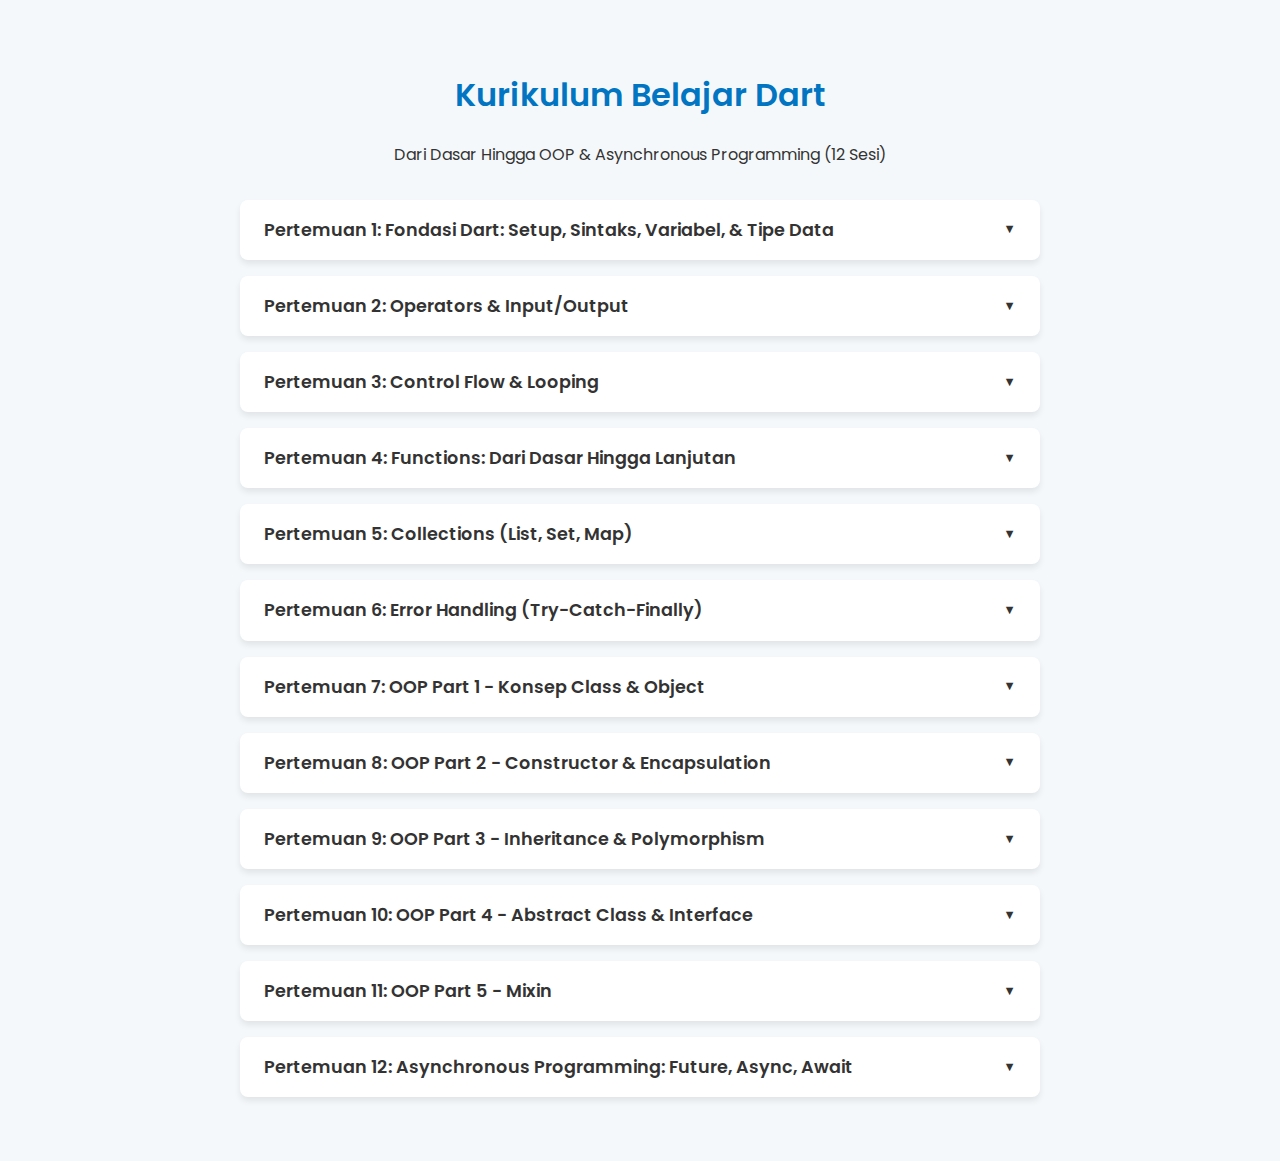
<file: web/index.html>
<!DOCTYPE html>
<html lang="id">
<head>
    <meta charset="UTF-8">
    <meta name="viewport" content="width=device-width, initial-scale=1.0">
    <title>Kurikulum Belajar Dart</title>
    <link rel="stylesheet" href="style.css">
    <link rel="preconnect" href="https://fonts.googleapis.com">
    <link rel="preconnect" href="https://fonts.gstatic.com" crossorigin>
    <link href="https://fonts.googleapis.com/css2?family=Poppins:wght@400;600&display=swap" rel="stylesheet">
</head>
<body>

    <div class="container">
        <header>
            <h1>Kurikulum Belajar Dart</h1>
            <p>Dari Dasar Hingga OOP & Asynchronous Programming (12 Sesi)</p>
        </header>

        <main class="accordion">
            
            <div class="accordion-item">
                <h2 class="accordion-header">Pertemuan 1: Fondasi Dart: Setup, Sintaks, Variabel, & Tipe Data</h2>
                <div class="accordion-content">
                    <p><strong>Tujuan:</strong> Peserta mampu menyiapkan lingkungan, memahami sintaks dasar, dan menggunakan variabel, tipe data, serta konsep Null Safety.</p>
                    <strong>Materi:</strong>
                    <ul>
                        <li>Instalasi Dart SDK & Pengenalan VS Code.</li>
                        <li>Struktur program Dart: main().</li>
                        <li>Sintaks dasar, komentar, dan print().</li>
                        <li>Variabel: var, final, const.</li>
                        <li>Tipe Data: int, double, String, bool.</li>
                        <li>Konsep fundamental Null Safety (?, !, late).</li>
                    </ul>
                </div>
            </div>

            <div class="accordion-item">
                <h2 class="accordion-header">Pertemuan 2: Operators & Input/Output</h2>
                <div class="accordion-content">
                    <p><strong>Tujuan:</strong> Peserta dapat menggunakan berbagai operator dan mampu membuat program interaktif yang menerima input dari pengguna.</p>
                    <strong>Materi:</strong>
                    <ul>
                        <li>Operator Aritmatika, Perbandingan, dan Logika.</li>
                        <li>Membaca input dari konsol menggunakan stdin.readLineSync() dari dart:io.</li>
                        <li>Menampilkan output ke konsol.</li>
                    </ul>
                </div>
            </div>

            <div class="accordion-item">
                <h2 class="accordion-header">Pertemuan 3: Control Flow & Looping</h2>
                <div class="accordion-content">
                    <p><strong>Tujuan:</strong> Peserta mampu mengontrol alur eksekusi program menggunakan percabangan dan perulangan.</p>
                    <strong>Materi:</strong>
                    <ul>
                        <li><strong>Percabangan:</strong> if, else, else if, dan switch case.</li>
                        <li><strong>Perulangan:</strong> for, while, do-while, dan for...in.</li>
                        <li>Kontrol perulangan: break dan continue.</li>
                    </ul>
                </div>
            </div>

            <div class="accordion-item">
                <h2 class="accordion-header">Pertemuan 4: Functions: Dari Dasar Hingga Lanjutan</h2>
                <div class="accordion-content">
                    <p><strong>Tujuan:</strong> Peserta mampu membuat dan menggunakan fungsi secara efektif, dari sintaks dasar hingga modern.</p>
                    <strong>Materi:</strong>
                    <ul>
                        <li>Mendefinisikan fungsi, return type, dan aneka jenis parameter.</li>
                        <li>Arrow function (=>) untuk fungsi ringkas.</li>
                        <li>Anonymous Functions (Lambda).</li>
                        <li>Fungsi sebagai parameter (Higher-Order Functions).</li>
                    </ul>
                </div>
            </div>

            <div class="accordion-item">
                <h2 class="accordion-header">Pertemuan 5: Collections (List, Set, Map)</h2>
                <div class="accordion-content">
                    <p><strong>Tujuan:</strong> Peserta mampu mengelola sekumpulan data menggunakan tipe data koleksi utama di Dart.</p>
                    <strong>Materi:</strong>
                    <ul>
                        <li><strong>List:</strong> Kumpulan data terurut.</li>
                        <li><strong>Set:</strong> Kumpulan data unik.</li>
                        <li><strong>Map:</strong> Kumpulan data dengan format key-value.</li>
                        <li>Metode-metode umum dan cara iterasi pada collections.</li>
                    </ul>
                </div>
            </div>

            <div class="accordion-item">
                <h2 class="accordion-header">Pertemuan 6: Error Handling (Try-Catch-Finally)</h2>
                <div class="accordion-content">
                    <p><strong>Tujuan:</strong> Peserta mampu menangani error yang bisa terjadi saat program berjalan (runtime error) agar aplikasi lebih robust.</p>
                    <strong>Materi:</strong>
                    <ul>
                        <li>Konsep exception dan error.</li>
                        <li>Blok try, catch, on untuk tipe exception spesifik, dan finally.</li>
                        <li>Keyword throw untuk melempar exception secara manual.</li>
                    </ul>
                </div>
            </div>

            <div class="accordion-item">
                <h2 class="accordion-header">Pertemuan 7: OOP Part 1 - Konsep Class & Object</h2>
                <div class="accordion-content">
                    <p><strong>Tujuan:</strong> Peserta memahami paradigma OOP serta mampu mendefinisikan Class dan membuat Object.</p>
                    <strong>Materi:</strong>
                    <ul>
                        <li>Pengenalan Paradigma OOP.</li>
                        <li>Mendefinisikan class sebagai blueprint.</li>
                        <li>Properti (Fields/Variables) dan Method (Functions) di dalam class.</li>
                        <li>Membuat Objek (Instansiasi) dari sebuah class.</li>
                    </ul>
                </div>
            </div>

            <div class="accordion-item">
                <h2 class="accordion-header">Pertemuan 8: OOP Part 2 - Constructor & Encapsulation</h2>
                <div class="accordion-content">
                    <p><strong>Tujuan:</strong> Peserta memahami bagaimana objek diinisialisasi dan bagaimana cara menyembunyikan data di dalam objek.</p>
                    <strong>Materi:</strong>
                    <ul>
                        <li><strong>Constructor:</strong> default, custom, dan named constructor.</li>
                        <li><strong>Enkapsulasi</strong> dan private members (menggunakan _).</li>
                        <li>Getter dan Setter untuk akses terkontrol.</li>
                    </ul>
                </div>
            </div>

            <div class="accordion-item">
                <h2 class="accordion-header">Pertemuan 9: OOP Part 3 - Inheritance & Polymorphism</h2>
                <div class="accordion-content">
                    <p><strong>Tujuan:</strong> Peserta dapat mengimplementasikan pewarisan untuk penggunaan ulang kode dan memahami konsep polimorfisme.</p>
                    <strong>Materi:</strong>
                    <ul>
                        <li><strong>Inheritance:</strong> extends, super, @override.</li>
                        <li><strong>Polimorfisme:</strong> Konsep objek yang dapat memiliki banyak "bentuk".</li>
                    </ul>
                </div>
            </div>

            <div class="accordion-item">
                <h2 class="accordion-header">Pertemuan 10: OOP Part 4 - Abstract Class & Interface</h2>
                <div class="accordion-content">
                    <p><strong>Tujuan:</strong> Peserta mampu merancang "kontrak" atau kerangka kerja untuk kelas lain.</p>
                    <strong>Materi:</strong>
                    <ul>
                        <li>abstract class dan abstract method.</li>
                        <li>Konsep Interface dan keyword implements.</li>
                        <li>Perbedaan antara extends dan implements.</li>
                    </ul>
                </div>
            </div>

            <div class="accordion-item">
                <h2 class="accordion-header">Pertemuan 11: OOP Part 5 - Mixin</h2>
                <div class="accordion-content">
                    <p><strong>Tujuan:</strong> Peserta mampu menggunakan kembali fungsionalitas di berbagai hirarki kelas yang berbeda tanpa menggunakan pewarisan.</p>
                    <strong>Materi:</strong>
                    <ul>
                        <li>Apa itu Mixin dan kapan menggunakannya?</li>
                        <li>Membuat mixin dan menggunakannya dengan keyword with.</li>
                    </ul>
                </div>
            </div>

            <div class="accordion-item">
                <h2 class="accordion-header">Pertemuan 12: Asynchronous Programming: Future, Async, Await</h2>
                <div class="accordion-content">
                    <p><strong>Tujuan:</strong> Peserta memahami cara kerja kode asinkron di Dart untuk menangani operasi yang membutuhkan waktu.</p>
                    <strong>Materi:</strong>
                    <ul>
                        <li>Konsep Synchronous vs Asynchronous.</li>
                        <li>Future: Objek yang merepresentasikan operasi di masa depan.</li>
                        <li>Menggunakan async dan await untuk menulis kode asinkron yang terbaca seperti sinkron.</li>
                        <li>Penanganan error pada kode asinkron.</li>
                    </ul>
                </div>
            </div>

        </main>
    </div>

    <script src="script.js"></script>
</body>
</html>
</file>
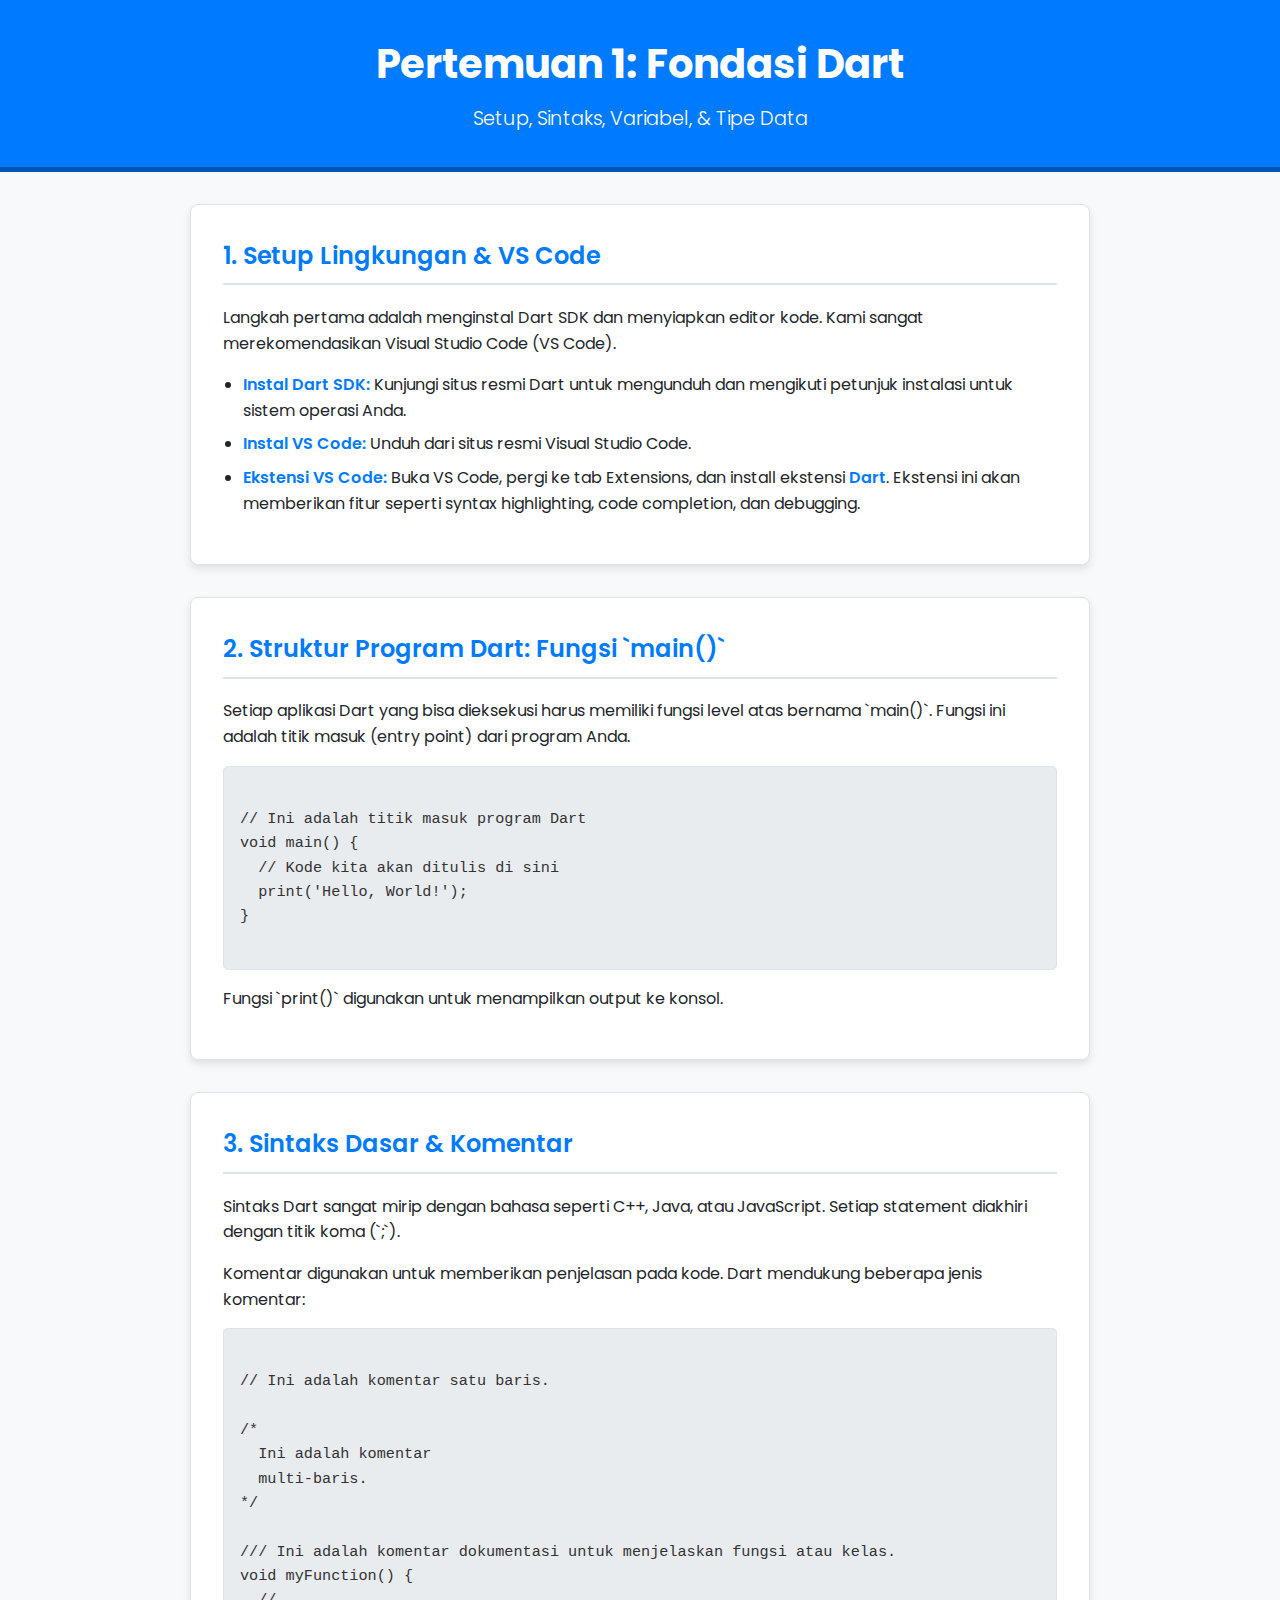
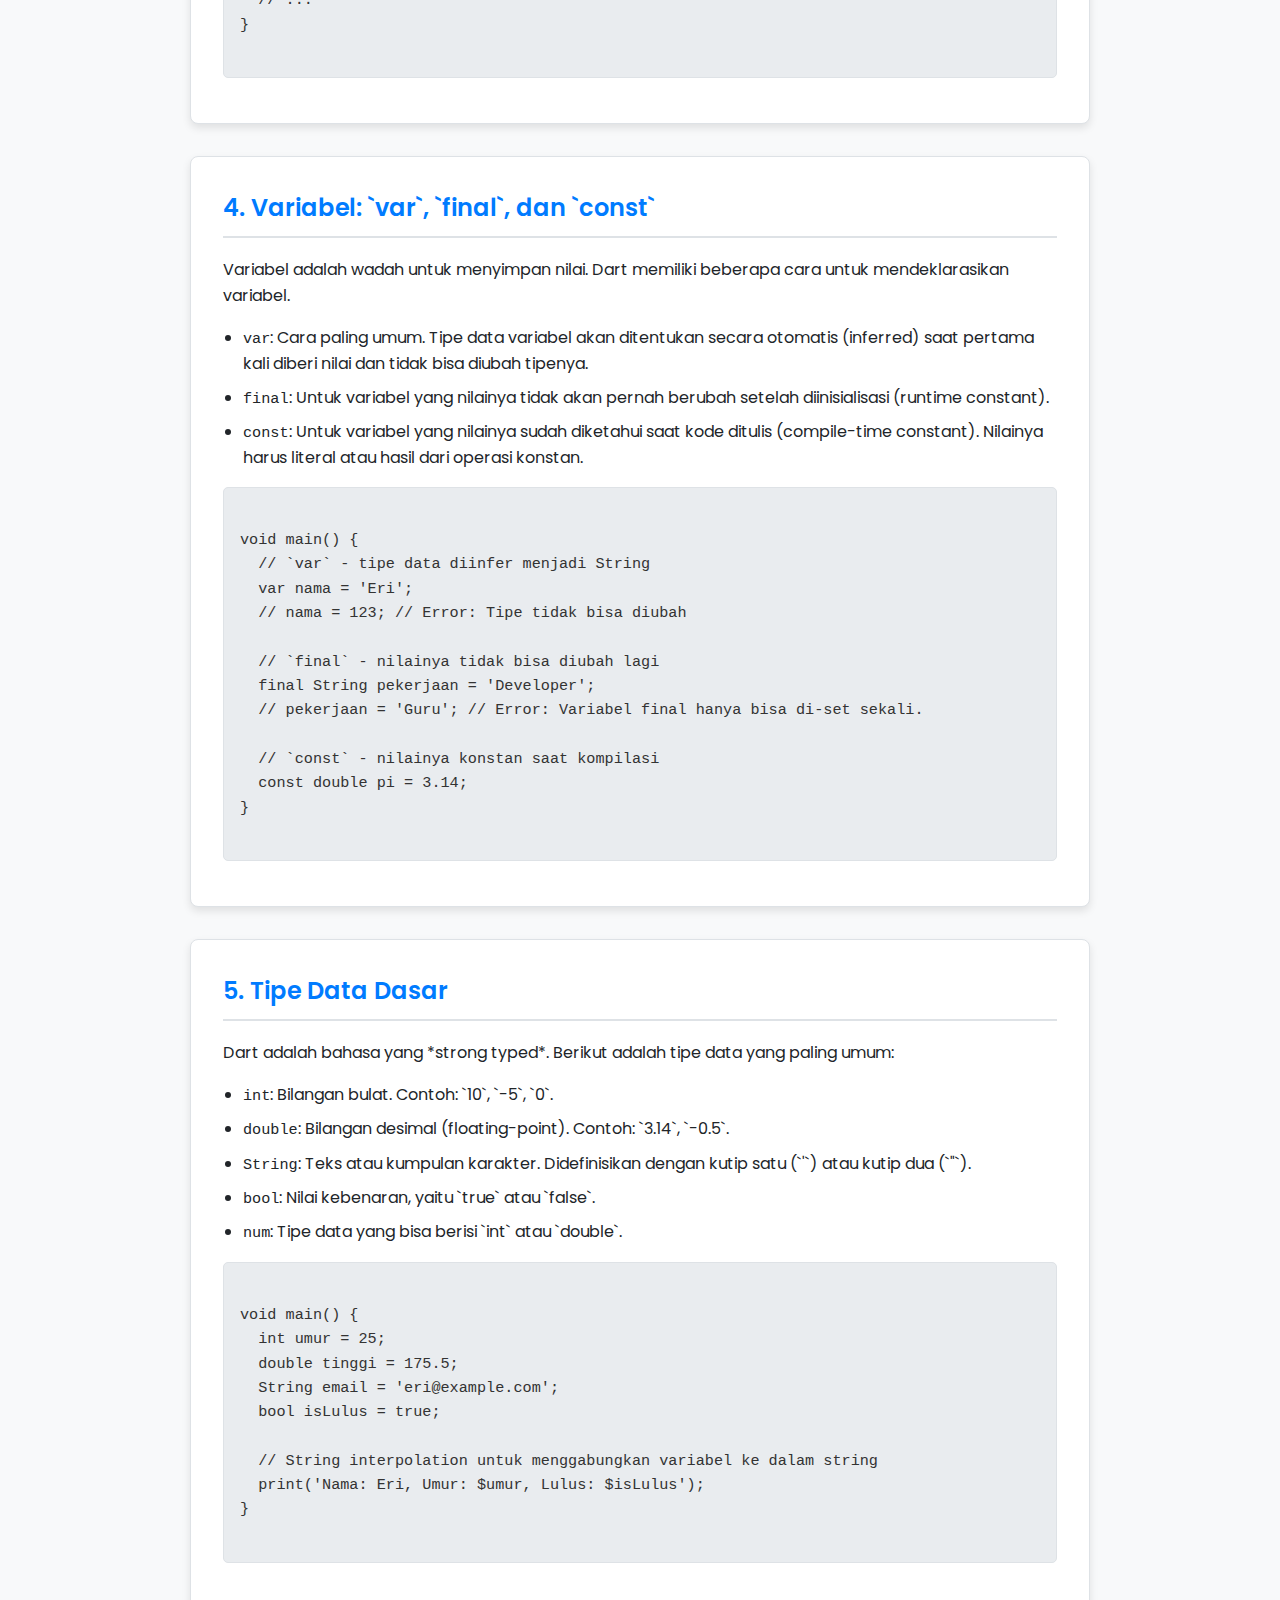
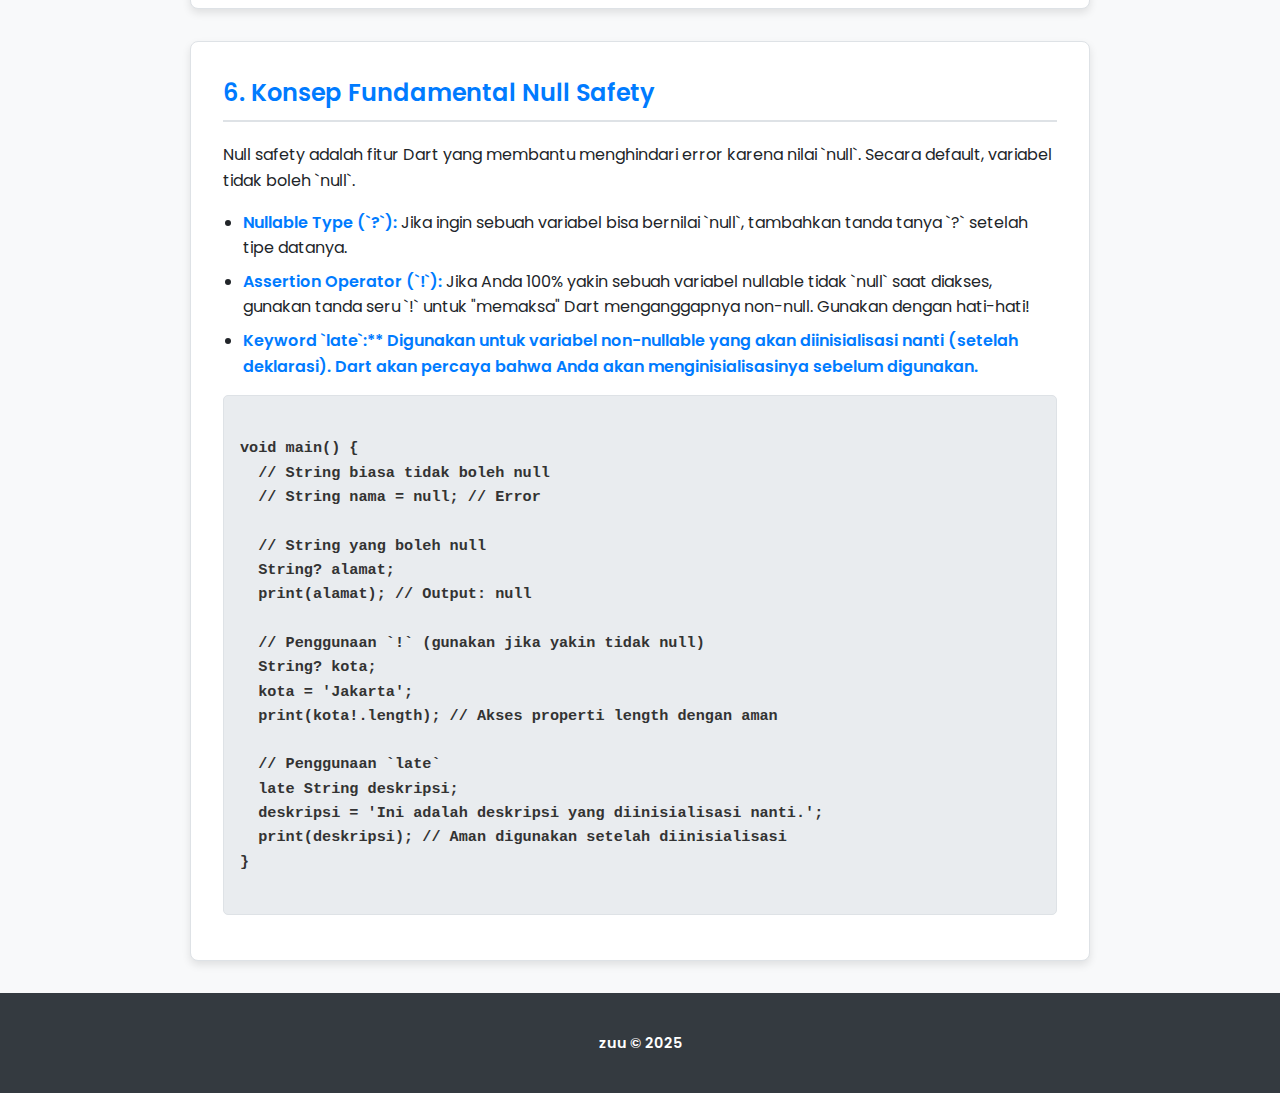
<file: P1/web/index.html>
<!DOCTYPE html>
<html lang="id">
<head>
    <meta charset="UTF-8">
    <meta name="viewport" content="width=device-width, initial-scale=1.0">
    <title>Pertemuan 1: Fondasi Dart</title>
    <link rel="stylesheet" href="style.css">
</head>
<body>
    <header>
        <h1>Pertemuan 1: Fondasi Dart</h1>
        <p>Setup, Sintaks, Variabel, & Tipe Data</p>
    </header>

    <main>
        <section id="setup">
            <h2>1. Setup Lingkungan & VS Code</h2>
            <p>Langkah pertama adalah menginstal Dart SDK dan menyiapkan editor kode. Kami sangat merekomendasikan Visual Studio Code (VS Code).</p>
            <ul>
                <li><strong>Instal Dart SDK:</strong> Kunjungi situs resmi Dart untuk mengunduh dan mengikuti petunjuk instalasi untuk sistem operasi Anda.</li>
                <li><strong>Instal VS Code:</strong> Unduh dari situs resmi Visual Studio Code.</li>
                <li><strong>Ekstensi VS Code:</strong> Buka VS Code, pergi ke tab Extensions, dan install ekstensi <strong>Dart</strong>. Ekstensi ini akan memberikan fitur seperti syntax highlighting, code completion, dan debugging.</li>
            </ul>
        </section>

        <section id="struktur">
            <h2>2. Struktur Program Dart: Fungsi `main()`</h2>
            <p>Setiap aplikasi Dart yang bisa dieksekusi harus memiliki fungsi level atas bernama `main()`. Fungsi ini adalah titik masuk (entry point) dari program Anda.</p>
            <pre><code class="language-dart">
// Ini adalah titik masuk program Dart
void main() {
  // Kode kita akan ditulis di sini
  print('Hello, World!');
}
            </code></pre>
            <p>Fungsi `print()` digunakan untuk menampilkan output ke konsol.</p>
        </section>

        <section id="sintaks">
            <h2>3. Sintaks Dasar & Komentar</h2>
            <p>Sintaks Dart sangat mirip dengan bahasa seperti C++, Java, atau JavaScript. Setiap statement diakhiri dengan titik koma (`;`).</p>
            <p>Komentar digunakan untuk memberikan penjelasan pada kode. Dart mendukung beberapa jenis komentar:</p>
            <pre><code class="language-dart">
// Ini adalah komentar satu baris.

/*
  Ini adalah komentar
  multi-baris.
*/

/// Ini adalah komentar dokumentasi untuk menjelaskan fungsi atau kelas.
void myFunction() {
  // ...
}
            </code></pre>
        </section>

        <section id="variabel">
            <h2>4. Variabel: `var`, `final`, dan `const`</h2>
            <p>Variabel adalah wadah untuk menyimpan nilai. Dart memiliki beberapa cara untuk mendeklarasikan variabel.</p>
            <ul>
                <li><code>var</code>: Cara paling umum. Tipe data variabel akan ditentukan secara otomatis (inferred) saat pertama kali diberi nilai dan tidak bisa diubah tipenya.</li>
                <li><code>final</code>: Untuk variabel yang nilainya tidak akan pernah berubah setelah diinisialisasi (runtime constant).</li>
                <li><code>const</code>: Untuk variabel yang nilainya sudah diketahui saat kode ditulis (compile-time constant). Nilainya harus literal atau hasil dari operasi konstan.</li>
            </ul>
            <pre><code class="language-dart">
void main() {
  // `var` - tipe data diinfer menjadi String
  var nama = 'Eri';
  // nama = 123; // Error: Tipe tidak bisa diubah

  // `final` - nilainya tidak bisa diubah lagi
  final String pekerjaan = 'Developer';
  // pekerjaan = 'Guru'; // Error: Variabel final hanya bisa di-set sekali.

  // `const` - nilainya konstan saat kompilasi
  const double pi = 3.14;
}
            </code></pre>
        </section>

        <section id="tipe-data">
            <h2>5. Tipe Data Dasar</h2>
            <p>Dart adalah bahasa yang *strong typed*. Berikut adalah tipe data yang paling umum:</p>
            <ul>
                <li><code>int</code>: Bilangan bulat. Contoh: `10`, `-5`, `0`.</li>
                <li><code>double</code>: Bilangan desimal (floating-point). Contoh: `3.14`, `-0.5`.</li>
                <li><code>String</code>: Teks atau kumpulan karakter. Didefinisikan dengan kutip satu (`'`) atau kutip dua (`"`).</li>
                <li><code>bool</code>: Nilai kebenaran, yaitu `true` atau `false`.</li>
                <li><code>num</code>: Tipe data yang bisa berisi `int` atau `double`.</li>
            </ul>
             <pre><code class="language-dart">
void main() {
  int umur = 25;
  double tinggi = 175.5;
  String email = 'eri@example.com';
  bool isLulus = true;

  // String interpolation untuk menggabungkan variabel ke dalam string
  print('Nama: Eri, Umur: $umur, Lulus: $isLulus');
}
            </code></pre>
        </section>

        <section id="null-safety">
            <h2>6. Konsep Fundamental Null Safety</h2>
            <p>Null safety adalah fitur Dart yang membantu menghindari error karena nilai `null`. Secara default, variabel tidak boleh `null`.</p>
            <ul>
                <li><strong>Nullable Type (`?`):</strong> Jika ingin sebuah variabel bisa bernilai `null`, tambahkan tanda tanya `?` setelah tipe datanya.</li>
                <li><strong>Assertion Operator (`!`):</strong> Jika Anda 100% yakin sebuah variabel nullable tidak `null` saat diakses, gunakan tanda seru `!` untuk "memaksa" Dart menganggapnya non-null. Gunakan dengan hati-hati!</li>
                <li><strong>Keyword `late`:** Digunakan untuk variabel non-nullable yang akan diinisialisasi nanti (setelah deklarasi). Dart akan percaya bahwa Anda akan menginisialisasinya sebelum digunakan.</li>
            </ul>
            <pre><code class="language-dart">
void main() {
  // String biasa tidak boleh null
  // String nama = null; // Error

  // String yang boleh null
  String? alamat; 
  print(alamat); // Output: null

  // Penggunaan `!` (gunakan jika yakin tidak null)
  String? kota;
  kota = 'Jakarta';
  print(kota!.length); // Akses properti length dengan aman

  // Penggunaan `late`
  late String deskripsi;
  deskripsi = 'Ini adalah deskripsi yang diinisialisasi nanti.';
  print(deskripsi); // Aman digunakan setelah diinisialisasi
}
            </code></pre>
        </section>
    </main>

    <footer>
        <p>zuu &copy; 2025</p>
    </footer>
</body>
</html>
</file>
<file: web/style.css>
:root {
    --primary-color: #0175C2; /* Dart Blue */
    --background-color: #f4f8fa;
    --text-color: #333;
    --card-bg-color: #ffffff;
    --border-color: #e0e0e0;
    --shadow-color: rgba(0, 0, 0, 0.08);
}

body {
    font-family: 'Poppins', sans-serif;
    margin: 0;
    background-color: var(--background-color);
    color: var(--text-color);
    line-height: 1.6;
}

.container {
    max-width: 800px;
    margin: 2rem auto;
    padding: 1rem;
}

header {
    text-align: center;
    margin-bottom: 2rem;
}

header h1 {
    color: var(--primary-color);
    font-weight: 600;
}

.accordion-item {
    background-color: var(--card-bg-color);
    border-radius: 8px;
    margin-bottom: 1rem;
    box-shadow: 0 4px 6px var(--shadow-color);
    transition: box-shadow 0.3s ease;
}

.accordion-item:hover {
    box-shadow: 0 6px 12px var(--shadow-color);
}

.accordion-header {
    font-size: 1.1rem;
    font-weight: 600;
    padding: 1rem 1.5rem;
    cursor: pointer;
    margin: 0;
    display: flex;
    justify-content: space-between;
    align-items: center;
    user-select: none;
}

.accordion-header::after {
    content: '▼';
    font-size: 0.8rem;
    transition: transform 0.3s ease;
}

.accordion-item.active .accordion-header::after {
    transform: rotate(180deg);
}

.accordion-content {
    max-height: 0;
    overflow: hidden;
    transition: max-height 0.3s ease, padding 0.3s ease;
    padding: 0 1.5rem;
}

.accordion-content p {
    margin-top: 0;
}

.accordion-content ul {
    list-style-type: disc;
    padding-left: 20px;
}

.accordion-content li {
    margin-bottom: 0.5rem;
}
</file>
<file: P1/web/style.css>
@import url('https://fonts.googleapis.com/css2?family=Poppins:wght@300;400;600;700&display=swap');

:root {
    --primary-color: #007bff;
    --secondary-color: #6c757d;
    --background-color: #f8f9fa;
    --text-color: #212529;
    --code-bg-color: #e9ecef;
    --card-bg-color: #ffffff;
    --border-color: #dee2e6;
    --shadow-color: rgba(0, 0, 0, 0.1);
}

body {
    font-family: 'Poppins', sans-serif;
    line-height: 1.6;
    margin: 0;
    padding: 0;
    background-color: var(--background-color);
    color: var(--text-color);
}

header {
    background-color: var(--primary-color);
    color: white;
    text-align: center;
    padding: 2rem 1rem;
    border-bottom: 5px solid #0056b3;
}

header h1 {
    margin: 0;
    font-size: 2.5rem;
    font-weight: 700;
}

header p {
    margin: 0.5rem 0 0;
    font-size: 1.2rem;
    font-weight: 300;
}

main {
    max-width: 900px;
    margin: 2rem auto;
    padding: 0 1rem;
}

section {
    background-color: var(--card-bg-color);
    margin-bottom: 2rem;
    padding: 2rem;
    border-radius: 8px;
    box-shadow: 0 4px 8px var(--shadow-color);
    border: 1px solid var(--border-color);
}

h2 {
    color: var(--primary-color);
    border-bottom: 2px solid var(--border-color);
    padding-bottom: 0.5rem;
    margin-top: 0;
    font-weight: 600;
}

ul {
    padding-left: 20px;
}

li {
    margin-bottom: 0.5rem;
}

pre {
    background-color: var(--code-bg-color);
    padding: 1rem;
    border-radius: 5px;
    overflow-x: auto;
    border: 1px solid var(--border-color);
    color: #333;
}

code {
    font-family: 'Courier New', Courier, monospace;
    font-size: 0.95rem;
}

strong {
    font-weight: 600;
    color: var(--primary-color);
}

footer {
    text-align: center;
    padding: 1.5rem;
    margin-top: 2rem;
    background-color: #343a40;
    color: white;
    font-size: 0.9rem;
}
</file>
